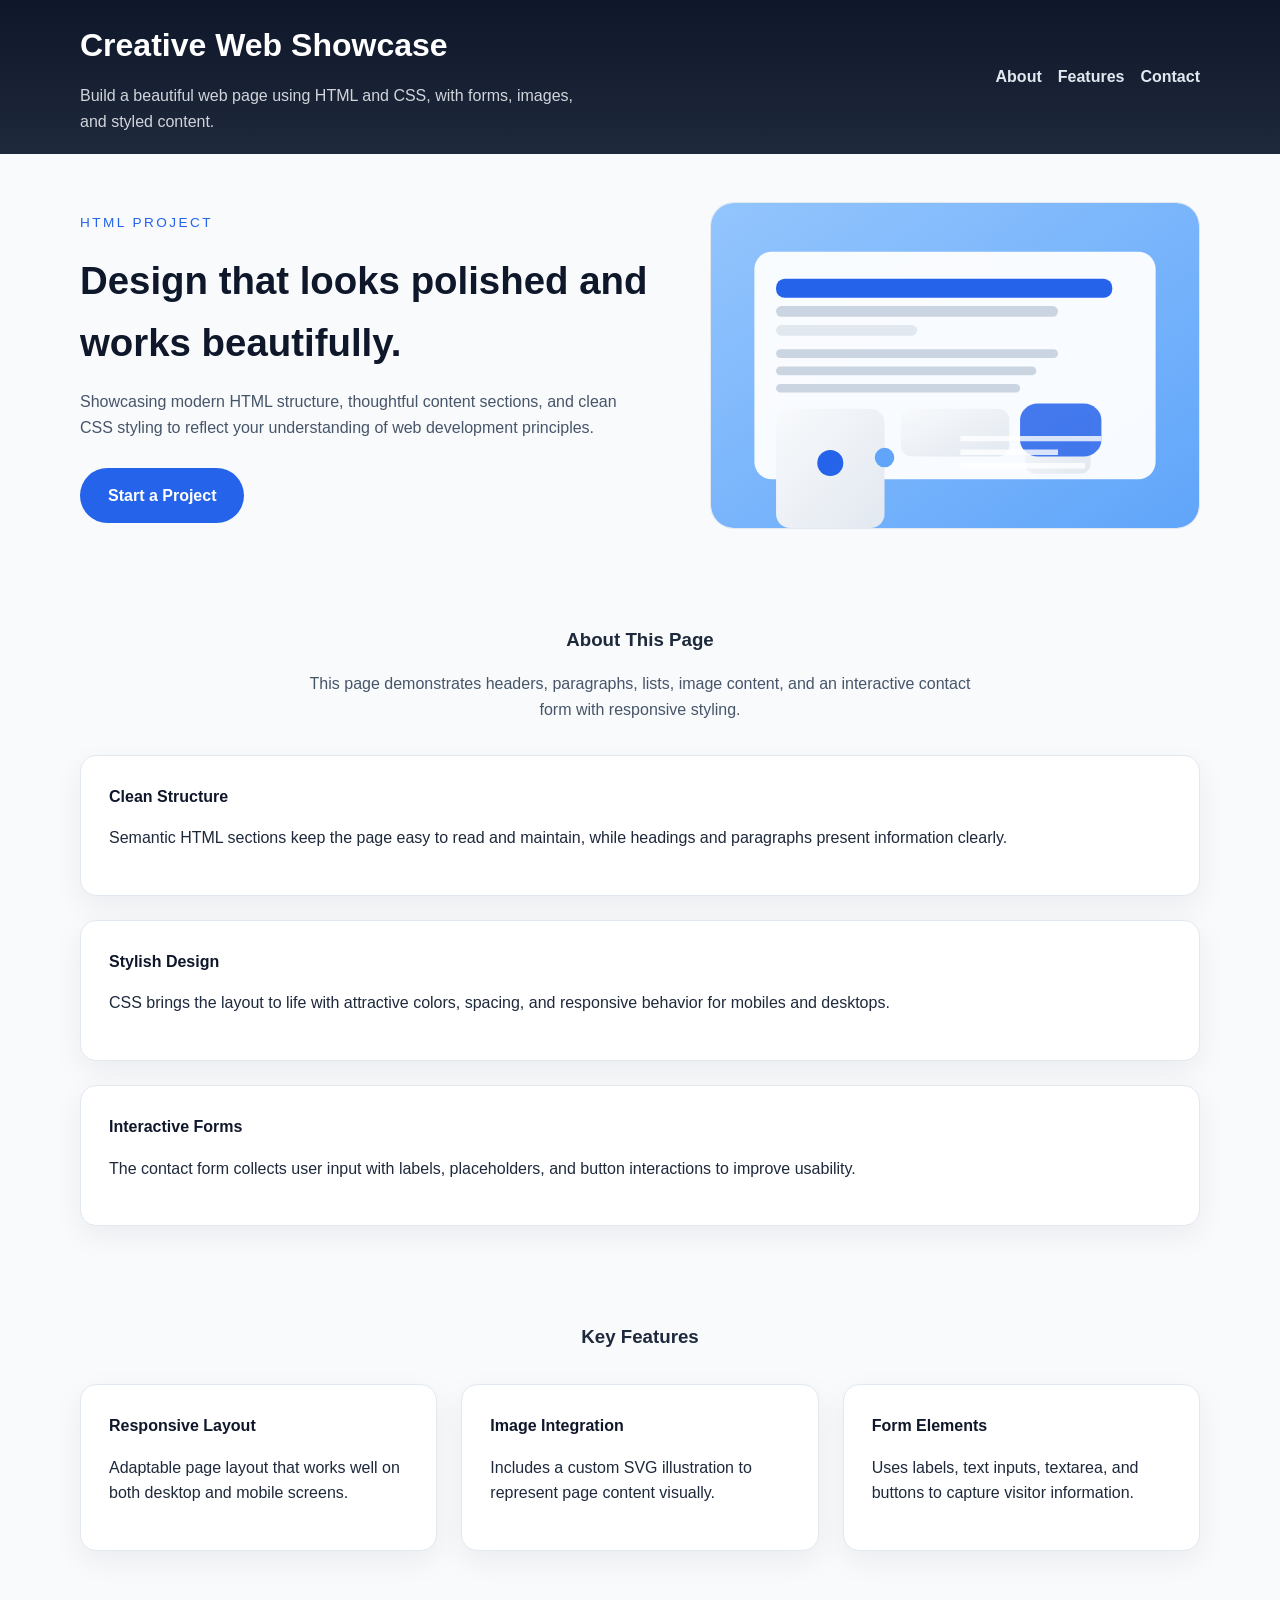
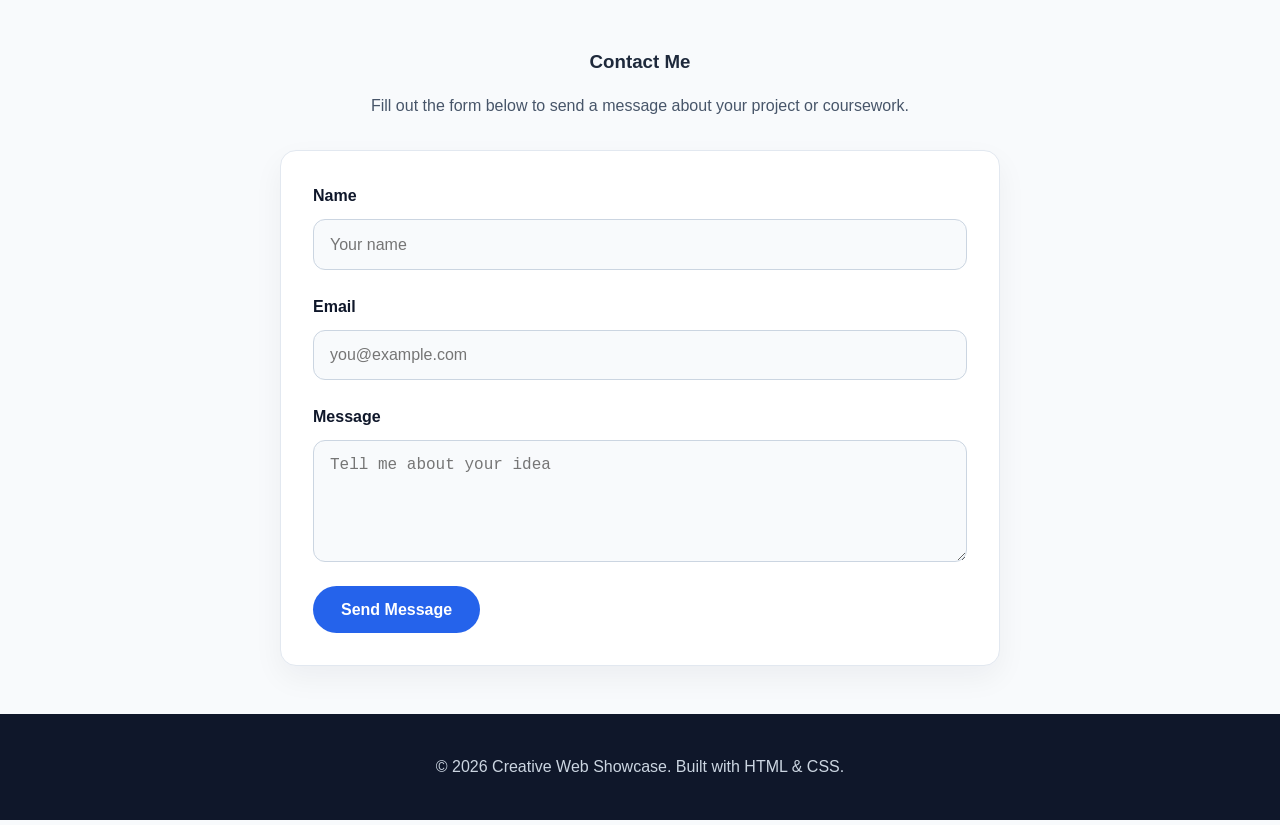
<file: Assignment 3/index.html>
<!DOCTYPE html>
<html lang="en">
<head>
  <meta charset="UTF-8" />
  <meta name="viewport" content="width=device-width, initial-scale=1.0" />
  <title>Creative Web Showcase</title>
  <link rel="stylesheet" href="styles.css" />
</head>
<body>
  <header class="site-header">
    <div class="container header-content">
      <div>
        <h1>Creative Web Showcase</h1>
        <p>Build a beautiful web page using HTML and CSS, with forms, images, and styled content.</p>
      </div>
      <nav>
        <a href="#about">About</a>
        <a href="#features">Features</a>
        <a href="#contact">Contact</a>
      </nav>
    </div>
  </header>

  <main>
    <section class="hero">
      <div class="container hero-grid">
        <div class="hero-text">
          <span class="eyebrow">HTML Project</span>
          <h2>Design that looks polished and works beautifully.</h2>
          <p>Showcasing modern HTML structure, thoughtful content sections, and clean CSS styling to reflect your understanding of web development principles.</p>
          <a class="button" href="#contact">Start a Project</a>
        </div>
        <div class="hero-image">
          <img src="image.svg" alt="Web design illustration" />
        </div>
      </div>
    </section>

    <section id="about" class="container about-section">
      <div class="section-header">
        <h3>About This Page</h3>
        <p>This page demonstrates headers, paragraphs, lists, image content, and an interactive contact form with responsive styling.</p>
      </div>
      <div class="cards">
        <article class="card">
          <h4>Clean Structure</h4>
          <p>Semantic HTML sections keep the page easy to read and maintain, while headings and paragraphs present information clearly.</p>
        </article>
        <article class="card">
          <h4>Stylish Design</h4>
          <p>CSS brings the layout to life with attractive colors, spacing, and responsive behavior for mobiles and desktops.</p>
        </article>
        <article class="card">
          <h4>Interactive Forms</h4>
          <p>The contact form collects user input with labels, placeholders, and button interactions to improve usability.</p>
        </article>
      </div>
    </section>

    <section id="features" class="container features-section">
      <div class="section-header">
        <h3>Key Features</h3>
      </div>
      <div class="feature-grid">
        <div class="feature-item">
          <h4>Responsive Layout</h4>
          <p>Adaptable page layout that works well on both desktop and mobile screens.</p>
        </div>
        <div class="feature-item">
          <h4>Image Integration</h4>
          <p>Includes a custom SVG illustration to represent page content visually.</p>
        </div>
        <div class="feature-item">
          <h4>Form Elements</h4>
          <p>Uses labels, text inputs, textarea, and buttons to capture visitor information.</p>
        </div>
      </div>
    </section>

    <section id="contact" class="container contact-section">
      <div class="section-header">
        <h3>Contact Me</h3>
        <p>Fill out the form below to send a message about your project or coursework.</p>
      </div>
      <form class="contact-form">
        <div class="form-row">
          <label for="name">Name</label>
          <input type="text" id="name" name="name" placeholder="Your name" required />
        </div>
        <div class="form-row">
          <label for="email">Email</label>
          <input type="email" id="email" name="email" placeholder="you@example.com" required />
        </div>
        <div class="form-row">
          <label for="message">Message</label>
          <textarea id="message" name="message" rows="5" placeholder="Tell me about your idea" required></textarea>
        </div>
        <button type="submit" class="button">Send Message</button>
      </form>
    </section>
  </main>

  <footer class="site-footer">
    <div class="container footer-content">
      <p>&copy; 2026 Creative Web Showcase. Built with HTML & CSS.</p>
    </div>
  </footer>
</body>
</html>
</file>
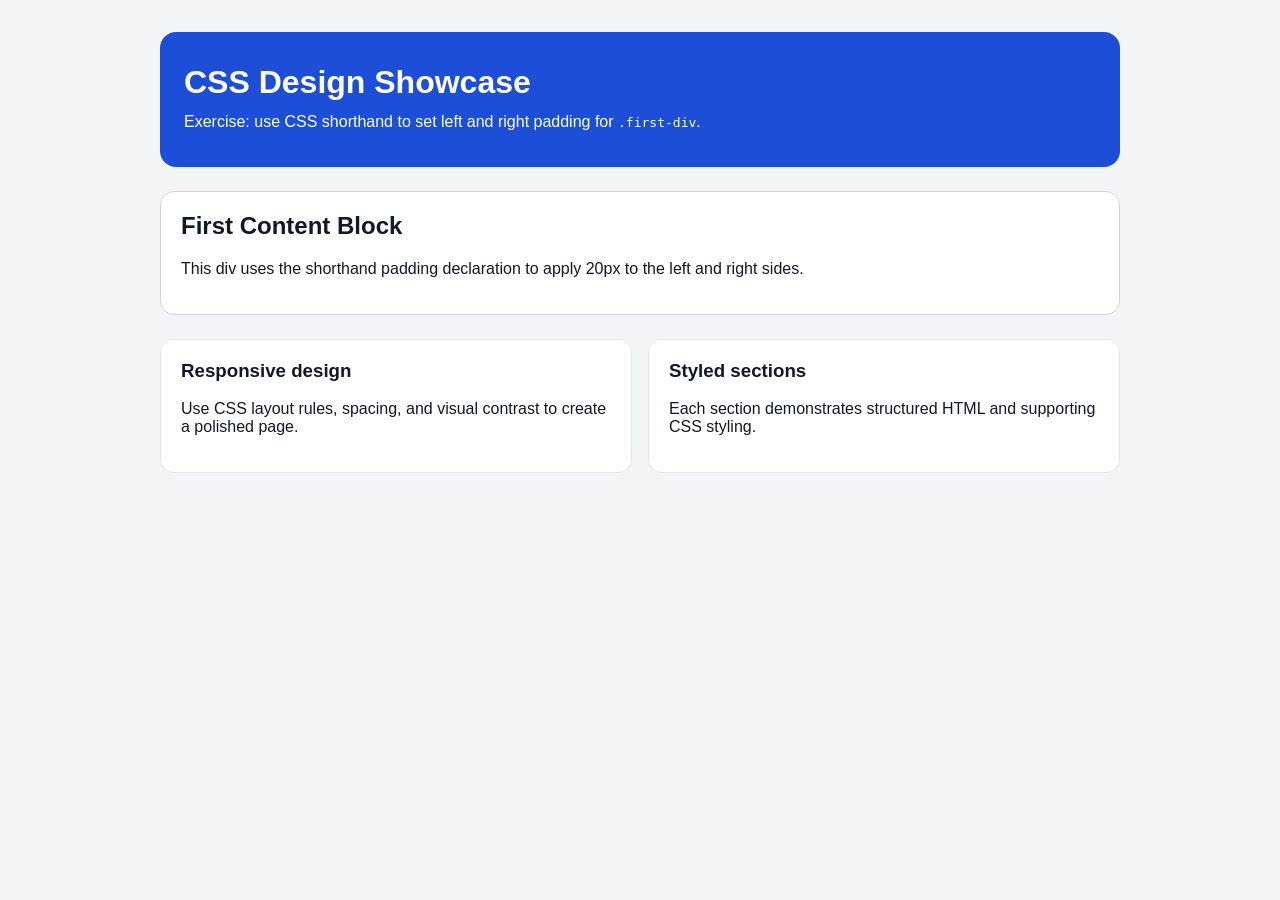
<file: Assignment 4/index.html>
<!DOCTYPE html>
<html lang="en">
<head>
  <meta charset="UTF-8" />
  <meta name="viewport" content="width=device-width, initial-scale=1.0" />
  <title>Assignment 4 - CSS Layout</title>
  <link rel="stylesheet" href="styles.css" />
</head>
<body>
  <div class="page-wrapper">
    <header class="page-header">
      <h1>CSS Design Showcase</h1>
      <p>Exercise: use CSS shorthand to set left and right padding for <code>.first-div</code>.</p>
    </header>

    <section class="first-div">
      <h2>First Content Block</h2>
      <p>This div uses the shorthand padding declaration to apply 20px to the left and right sides.</p>
    </section>

    <section class="feature-section">
      <article>
        <h3>Responsive design</h3>
        <p>Use CSS layout rules, spacing, and visual contrast to create a polished page.</p>
      </article>
      <article>
        <h3>Styled sections</h3>
        <p>Each section demonstrates structured HTML and supporting CSS styling.</p>
      </article>
    </section>
  </div>
</body>
</html>
</file>
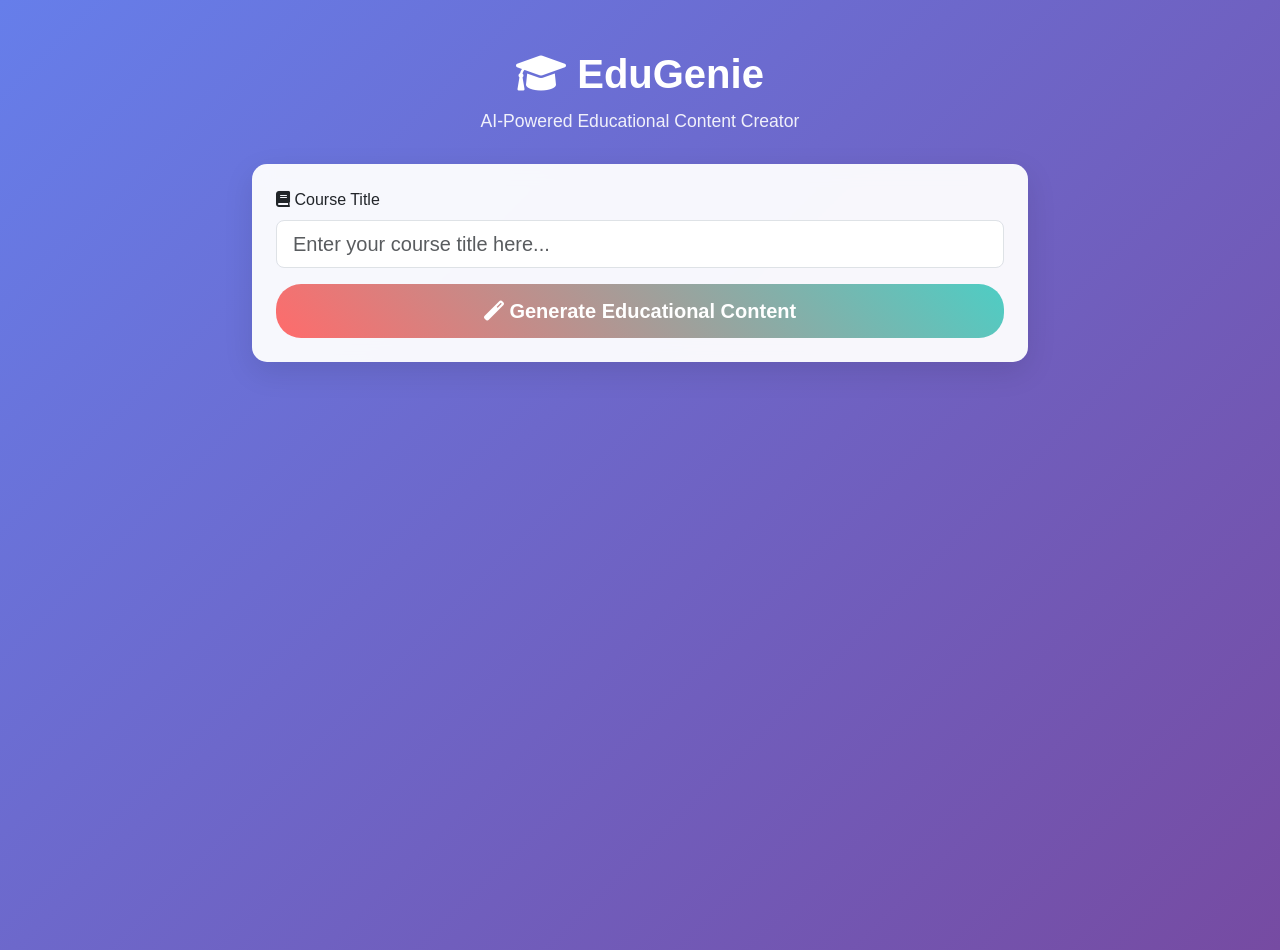
<file: Final Project/templates/index.html>
<!DOCTYPE html>
<html lang="en">
<head>
    <meta charset="UTF-8">
    <meta name="viewport" content="width=device-width, initial-scale=1.0">
    <title>EduGenie: AI-Powered Educational Content Creator</title>
    <link href="https://cdn.jsdelivr.net/npm/bootstrap@5.1.3/dist/css/bootstrap.min.css" rel="stylesheet">
    <link href="https://cdnjs.cloudflare.com/ajax/libs/font-awesome/6.0.0/css/all.min.css" rel="stylesheet">
    <style>
        body {
            background: linear-gradient(135deg, #667eea 0%, #764ba2 100%);
            min-height: 100vh;
            font-family: 'Segoe UI', Tahoma, Geneva, Verdana, sans-serif;
        }
        .container {
            max-width: 800px;
            margin-top: 50px;
        }
        .card {
            border: none;
            border-radius: 15px;
            box-shadow: 0 10px 30px rgba(0,0,0,0.1);
            backdrop-filter: blur(10px);
            background: rgba(255, 255, 255, 0.95);
        }
        .btn-generate {
            background: linear-gradient(45deg, #FF6B6B, #4ECDC4);
            border: none;
            border-radius: 25px;
            padding: 12px 30px;
            font-weight: bold;
            transition: all 0.3s ease;
        }
        .btn-generate:hover {
            transform: translateY(-2px);
            box-shadow: 0 5px 15px rgba(0,0,0,0.2);
        }
        .loading {
            display: none;
            text-align: center;
            margin-top: 20px;
        }
        .result {
            background: #f8f9fa;
            border-radius: 10px;
            padding: 20px;
            margin-top: 20px;
            white-space: pre-line;
            line-height: 1.6;
        }
        .header {
            text-align: center;
            color: white;
            margin-bottom: 30px;
        }
        .header h1 {
            font-size: 2.5rem;
            font-weight: bold;
            margin-bottom: 10px;
        }
        .header p {
            font-size: 1.1rem;
            opacity: 0.9;
        }
    </style>
</head>
<body>
    <div class="container">
        <div class="header">
            <h1><i class="fas fa-graduation-cap"></i> EduGenie</h1>
            <p>AI-Powered Educational Content Creator</p>
        </div>

        <div class="card">
            <div class="card-body p-4">
                <form id="courseForm">
                    <div class="mb-3">
                        <label for="courseTitle" class="form-label">
                            <i class="fas fa-book"></i> Course Title
                        </label>
                        <input type="text" class="form-control form-control-lg" id="courseTitle"
                               placeholder="Enter your course title here..." required>
                    </div>
                    <div class="d-grid">
                        <button type="submit" class="btn btn-primary btn-lg btn-generate">
                            <i class="fas fa-magic"></i> Generate Educational Content
                        </button>
                    </div>
                </form>

                <div class="loading" id="loading">
                    <div class="spinner-border text-primary" role="status">
                        <span class="visually-hidden">Loading...</span>
                    </div>
                    <p class="mt-2">Generating your educational content...</p>
                </div>

                <div id="result" class="result" style="display: none;"></div>

                <div id="error" class="alert alert-danger mt-3" style="display: none;"></div>
            </div>
        </div>
    </div>

    <script src="https://cdn.jsdelivr.net/npm/bootstrap@5.1.3/dist/js/bootstrap.bundle.min.js"></script>
    <script>
        document.getElementById('courseForm').addEventListener('submit', async function(e) {
            e.preventDefault();

            const courseTitle = document.getElementById('courseTitle').value.trim();
            if (!courseTitle) return;

            // Show loading
            document.getElementById('loading').style.display = 'block';
            document.getElementById('result').style.display = 'none';
            document.getElementById('error').style.display = 'none';

            try {
                const response = await fetch('/generate_content', {
                    method: 'POST',
                    headers: {
                        'Content-Type': 'application/json',
                    },
                    body: JSON.stringify({ course_title: courseTitle })
                });

                const data = await response.json();

                if (response.ok) {
                    document.getElementById('result').textContent = data.content;
                    document.getElementById('result').style.display = 'block';
                } else {
                    throw new Error(data.error || 'An error occurred');
                }
            } catch (error) {
                document.getElementById('error').textContent = error.message;
                document.getElementById('error').style.display = 'block';
            } finally {
                document.getElementById('loading').style.display = 'none';
            }
        });
    </script>
</body>
</html>
</file>
<file: Assignment 3/styles.css>
:root {
  color-scheme: light;
  font-family: 'Segoe UI', Tahoma, Geneva, Verdana, sans-serif;
  font-size: 16px;
  line-height: 1.6;
  color: #1e293b;
  background: #f8fafc;
}

* {
  box-sizing: border-box;
}

body {
  margin: 0;
}

img {
  max-width: 100%;
  display: block;
}

.container {
  width: min(1120px, calc(100% - 2rem));
  margin: 0 auto;
}

.site-header {
  background: linear-gradient(180deg, #0f172a 0%, #1e293b 100%);
  color: white;
  padding: 1.25rem 0;
}

.header-content {
  display: flex;
  align-items: center;
  justify-content: space-between;
  gap: 2rem;
}

.site-header h1,
.section-header h3 {
  margin: 0;
}

.site-header p {
  max-width: 32rem;
  margin: 0.75rem 0 0;
  color: #d1d5db;
}

nav {
  display: flex;
  gap: 1rem;
  flex-wrap: wrap;
}

nav a {
  color: #e2e8f0;
  text-decoration: none;
  font-weight: 600;
}

nav a:hover {
  color: #f8fafc;
}

.hero {
  padding: 3rem 0;
}

.hero-grid {
  display: grid;
  grid-template-columns: 1.1fr 0.9fr;
  gap: 2rem;
  align-items: center;
}

.hero-text .eyebrow {
  display: inline-block;
  text-transform: uppercase;
  letter-spacing: 0.18em;
  font-size: 0.85rem;
  color: #2563eb;
  margin-bottom: 1rem;
}

.hero-text h2 {
  font-size: clamp(2.2rem, 3vw, 3.6rem);
  margin: 0 0 1rem;
  color: #0f172a;
}

.hero-text p {
  margin: 0 0 1.75rem;
  max-width: 34rem;
  color: #475569;
}

.button {
  display: inline-flex;
  align-items: center;
  justify-content: center;
  padding: 0.9rem 1.75rem;
  border-radius: 999px;
  background: #2563eb;
  color: white;
  border: none;
  cursor: pointer;
  text-decoration: none;
  font-size: 1rem;
  font-weight: 700;
}

.button:hover {
  background: #1d4ed8;
}

.about-section,
.features-section,
.contact-section {
  padding: 3rem 0;
}

.section-header {
  text-align: center;
  margin-bottom: 2rem;
}

.section-header p {
  max-width: 42rem;
  margin: 1rem auto 0;
  color: #475569;
}

.cards,
.feature-grid {
  display: grid;
  gap: 1.5rem;
}

.card,
.feature-item {
  background: white;
  border: 1px solid #e2e8f0;
  border-radius: 1rem;
  padding: 1.75rem;
  box-shadow: 0 10px 30px rgba(15, 23, 42, 0.06);
}

.card h4,
.feature-item h4 {
  margin-top: 0;
  margin-bottom: 0.85rem;
  color: #0f172a;
}

.feature-grid {
  grid-template-columns: repeat(3, minmax(200px, 1fr));
}

.contact-form {
  background: white;
  border: 1px solid #e2e8f0;
  border-radius: 1rem;
  padding: 2rem;
  max-width: 720px;
  margin: 0 auto;
  box-shadow: 0 12px 30px rgba(15, 23, 42, 0.05);
}

.form-row {
  display: grid;
  gap: 0.65rem;
  margin-bottom: 1.5rem;
}

label {
  font-weight: 700;
  color: #0f172a;
}

input,
textarea {
  width: 100%;
  border: 1px solid #cbd5e1;
  border-radius: 0.75rem;
  padding: 0.95rem 1rem;
  font-size: 1rem;
  color: #0f172a;
  background: #f8fafc;
}

input:focus,
textarea:focus {
  outline: 2px solid #2563eb;
  outline-offset: 2px;
}

.site-footer {
  padding: 1.5rem 0;
  background: #0f172a;
  color: #cbd5e1;
}

.footer-content {
  text-align: center;
}

.hero-image {
  display: flex;
  justify-content: center;
  align-items: center;
}

.hero-image img {
  width: 100%;
  height: auto;
  border-radius: 1.5rem;
  border: 1px solid #e2e8f0;
}

@media (max-width: 900px) {
  .hero-grid {
    grid-template-columns: 1fr;
  }

  .header-content {
    flex-direction: column;
    align-items: flex-start;
  }
}

@media (max-width: 680px) {
  .feature-grid,
  .cards {
    grid-template-columns: 1fr;
  }

  .hero-text h2 {
    font-size: 2.4rem;
  }
}
</file>
<file: Assignment 4/styles.css>
:root {
  font-family: 'Segoe UI', Tahoma, Geneva, Verdana, sans-serif;
  background: #f3f4f6;
  color: #111827;
}

body {
  margin: 0;
  padding: 0;
}

.page-wrapper {
  max-width: 960px;
  margin: 0 auto;
  padding: 2rem 1rem;
}

.page-header {
  background: #1d4ed8;
  color: white;
  padding: 2rem 1.5rem;
  border-radius: 16px;
  margin-bottom: 1.5rem;
}

.page-header h1 {
  margin: 0 0 0.5rem;
}

.page-header p {
  margin: 0;
  max-width: 760px;
  line-height: 1.6;
}

.first-div {
  background: white;
  border: 1px solid #d1d5db;
  border-radius: 14px;
  padding: 1.25rem 20px;
  margin-bottom: 1.5rem;
}

.first-div h2 {
  margin-top: 0;
}

.feature-section {
  display: grid;
  grid-template-columns: repeat(auto-fit, minmax(220px, 1fr));
  gap: 1rem;
}

.feature-section article {
  background: #ffffff;
  padding: 1.25rem;
  border-radius: 14px;
  border: 1px solid #e5e7eb;
}

.feature-section h3 {
  margin-top: 0;
}
</file>
